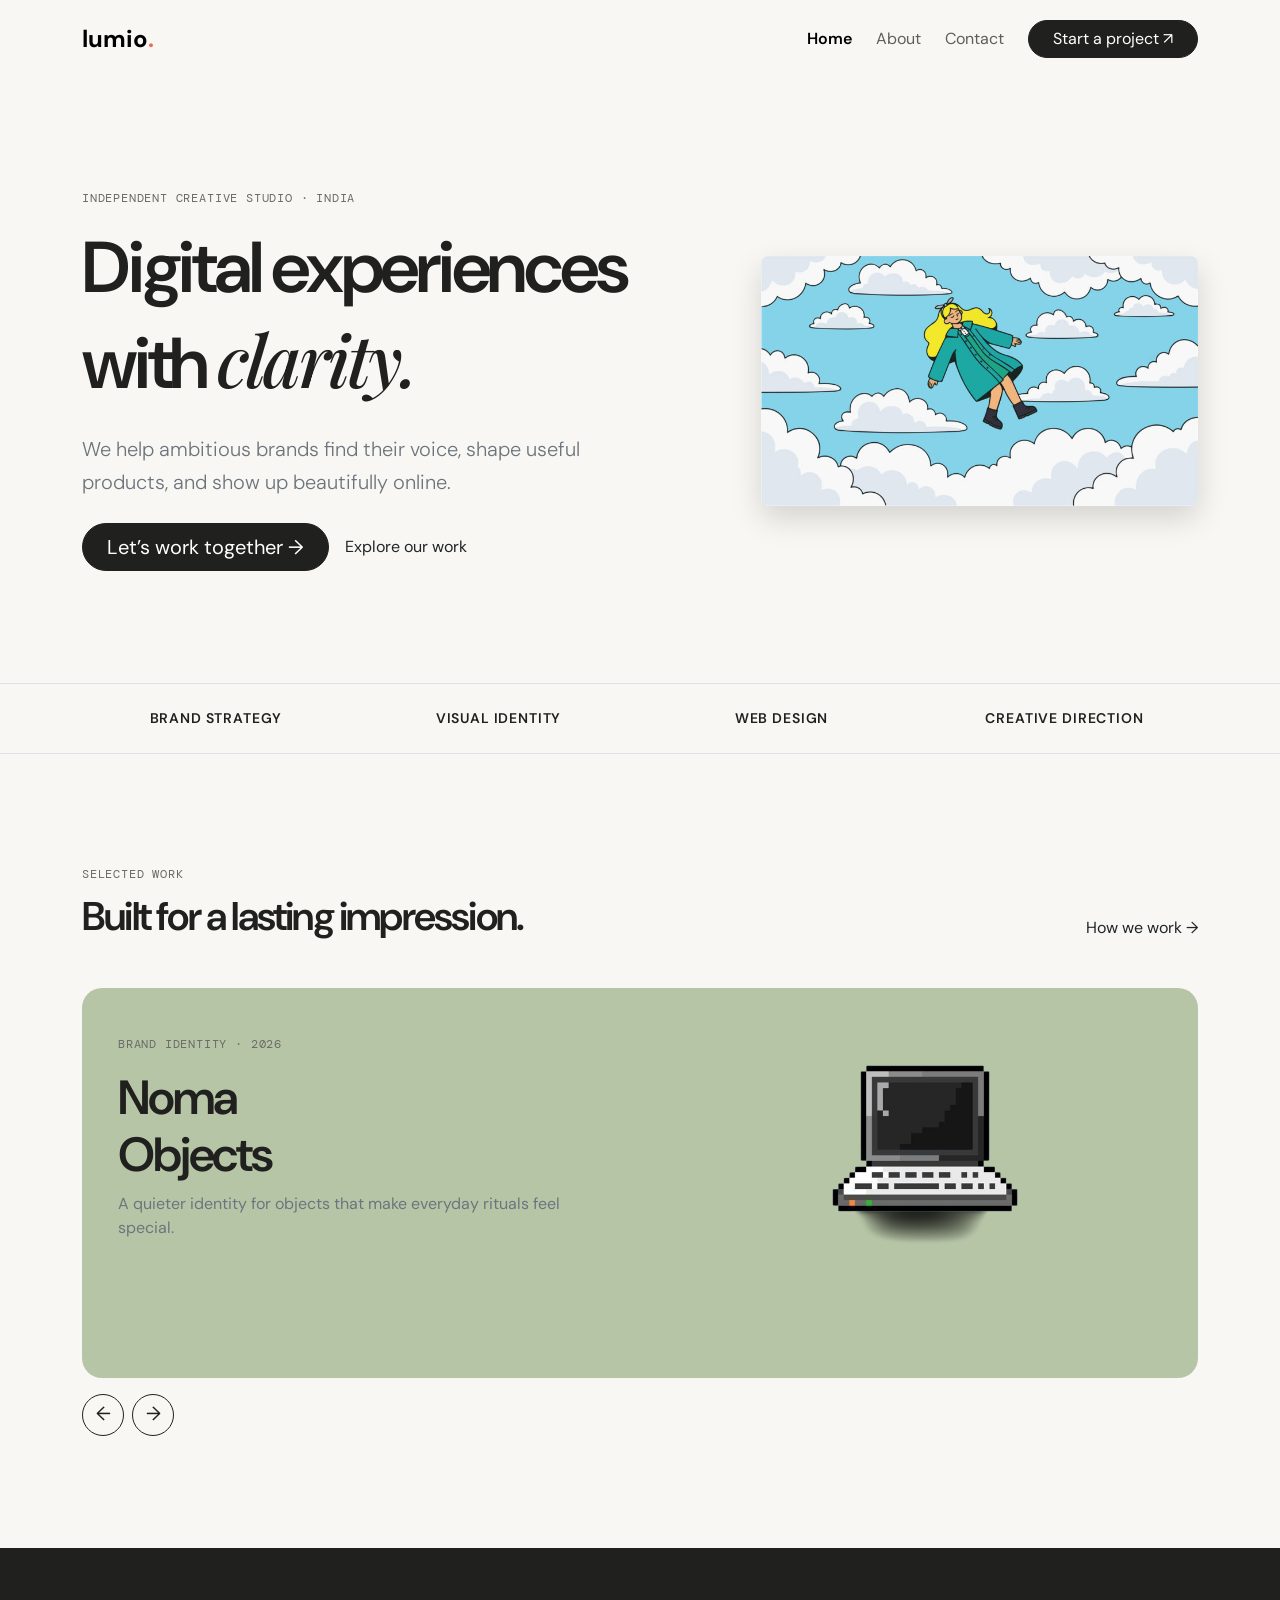
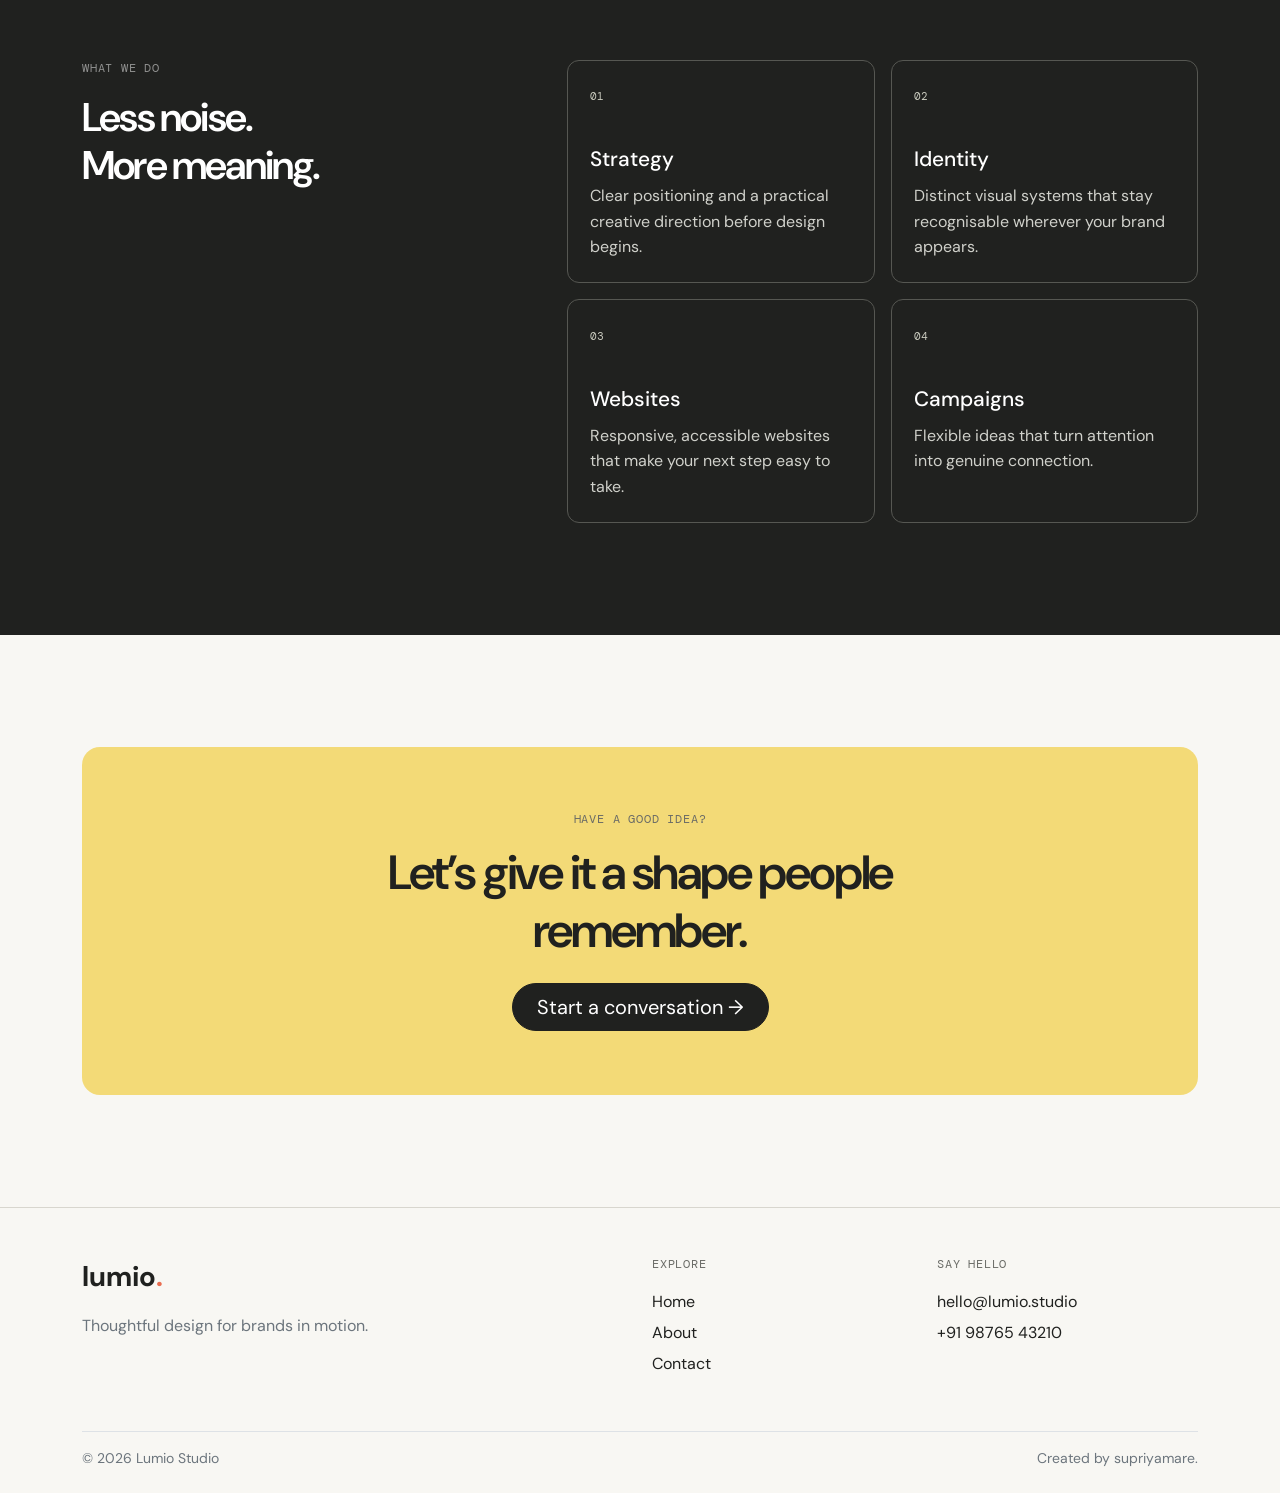
<file: index.html>
<!doctype html>
<html lang="en">
  <head>
    <meta charset="utf-8">
    <meta name="viewport" content="width=device-width, initial-scale=1">
    <meta name="description" content="Lumio Studio creates thoughtful digital brands and experiences.">
    <title>Lumio Studio — Digital experiences with clarity</title>
    <link href="https://cdn.jsdelivr.net/npm/bootstrap@5.3.8/dist/css/bootstrap.min.css" rel="stylesheet" integrity="sha384-sRIl4kxILFvY47J16cr9ZwB07vP4J8+LH7qKQnuqkuIAvNWLzeN8tE5YBujZqJLB" crossorigin="anonymous">
    <link rel="stylesheet" href="css/style.css">
  </head>
  <body>
    <nav class="navbar navbar-expand-lg navbar-light py-3" aria-label="Primary navigation">
      <div class="container">
        <a class="navbar-brand fw-bold fs-4" href="index.html">lumio<span class="brand-dot">.</span></a>
        <button class="navbar-toggler border-0 p-1" type="button" data-bs-toggle="collapse" data-bs-target="#siteNav" aria-controls="siteNav" aria-expanded="false" aria-label="Toggle navigation"><span class="navbar-toggler-icon"></span></button>
        <div class="collapse navbar-collapse" id="siteNav">
          <ul class="navbar-nav ms-auto align-items-lg-center gap-lg-2">
            <li class="nav-item"><a class="nav-link active" aria-current="page" href="index.html">Home</a></li>
            <li class="nav-item"><a class="nav-link" href="about.html">About</a></li>
            <li class="nav-item"><a class="nav-link" href="contact.html">Contact</a></li>
            <li class="nav-item ms-lg-2"><a class="btn btn-dark rounded-pill px-4" href="contact.html">Start a project <span aria-hidden="true">↗</span></a></li>
          </ul>
        </div>
      </div>
    </nav>

    <main>
      <section class="hero-section overflow-hidden">
        <div class="container py-5 py-lg-6">
          <div class="row align-items-center g-5">
            <div class="col-lg-7">
              <p class="eyebrow mb-3">Independent creative studio · India</p>
              <h1 class="display-2 fw-semibold lh-sm mb-4">Digital experiences with <em>clarity.</em></h1>
              <p class="lead text-secondary col-lg-10 mb-4">We help ambitious brands find their voice, shape useful products, and show up beautifully online.</p>
              <div class="d-flex flex-column flex-sm-row gap-3 align-items-sm-center">
                <a class="btn btn-dark btn-lg rounded-pill px-4" href="contact.html">Let’s work together <span aria-hidden="true">→</span></a>
                <a class="link-dark link-offset-2" href="#work">Explore our work</a>
              </div>
            </div>
            <div class="col-lg-5">
              <img src="images/falling-760x435.jpg" alt="Digital experiences visualization" class="img-fluid rounded-3" style="box-shadow: 0 12px 30px rgba(0,0,0,0.15);">
            </div>
          </div>
        </div>
      </section>

      <section class="border-top border-bottom py-4" aria-label="Studio capabilities">
        <div class="container"><div class="row g-3 text-center small fw-semibold text-uppercase letter-spacing">
          <div class="col-6 col-md-3">Brand strategy</div><div class="col-6 col-md-3">Visual identity</div><div class="col-6 col-md-3">Web design</div><div class="col-6 col-md-3">Creative direction</div>
        </div></div>
      </section>

      <section class="py-5 py-lg-6" id="work">
        <div class="container">
          <div class="d-flex justify-content-between align-items-end mb-4 mb-lg-5"><div><p class="eyebrow mb-2">Selected work</p><h2 class="display-6 fw-semibold mb-0">Built for a lasting impression.</h2></div><a class="d-none d-md-inline-block link-dark" href="about.html">How we work →</a></div>
          <div id="workCarousel" class="carousel slide work-carousel" data-bs-ride="carousel">
            <div class="carousel-inner">
              <div class="carousel-item active"><div class="project-panel project-sage"><div class="row align-items-center h-100 g-4"><div class="col-md-6 p-4 p-lg-5"><p class="eyebrow">Brand identity · 2026</p><h3 class="display-5 fw-semibold">Noma<br>Objects</h3><p class="mb-0 text-secondary">A quieter identity for objects that make everyday rituals feel special.</p></div><div class="col-md-6 d-flex align-items-center justify-content-center"><img src="images/object-removebg-preview.png" alt="Noma Objects" class="img-fluid" style="max-height: 300px;"></div></div></div></div>
              <div class="carousel-item"><div class="project-panel project-coral"><div class="row align-items-center h-100 g-4"><div class="col-md-6 p-4 p-lg-5"><p class="eyebrow">Digital product · 2026</p><h3 class="display-5 fw-semibold">Field<br>Notes</h3><p class="mb-0 text-secondary">An intuitive online journal for people who prefer to look up and go outside.</p></div><div class="col-md-6 d-flex align-items-center justify-content-center"><img src="images/notesbook-removebg-preview.png" alt="Field Notes" class="img-fluid" style="max-height: 300px;"></div></div></div></div>
              <div class="carousel-item"><div class="project-panel project-lilac"><div class="row align-items-center h-100 g-4"><div class="col-md-6 p-4 p-lg-5"><p class="eyebrow">Campaign · 2025</p><h3 class="display-5 fw-semibold">After<br>Hours</h3><p class="mb-0 text-secondary">A bright, playful launch campaign for an independent music collective.</p></div><div class="col-md-6 d-flex align-items-center justify-content-center"><img src="images/after_hours-removebg-preview.png" alt="After Hours" class="img-fluid" style="max-height: 300px;"></div></div></div></div>
            </div>
            <div class="d-flex gap-2 mt-3"><button class="carousel-control-prev position-static carousel-button" type="button" data-bs-target="#workCarousel" data-bs-slide="prev"><span aria-hidden="true">←</span><span class="visually-hidden">Previous</span></button><button class="carousel-control-next position-static carousel-button" type="button" data-bs-target="#workCarousel" data-bs-slide="next"><span aria-hidden="true">→</span><span class="visually-hidden">Next</span></button></div>
          </div>
        </div>
      </section>

      <section class="py-5 py-lg-6 bg-ink text-white"><div class="container"><div class="row g-5"><div class="col-lg-5"><p class="eyebrow text-white-50">What we do</p><h2 class="display-6 fw-semibold">Less noise.<br>More meaning.</h2></div><div class="col-lg-7"><div class="row g-3"><div class="col-md-6"><article class="service-card"><span>01</span><h3>Strategy</h3><p>Clear positioning and a practical creative direction before design begins.</p></article></div><div class="col-md-6"><article class="service-card"><span>02</span><h3>Identity</h3><p>Distinct visual systems that stay recognisable wherever your brand appears.</p></article></div><div class="col-md-6"><article class="service-card"><span>03</span><h3>Websites</h3><p>Responsive, accessible websites that make your next step easy to take.</p></article></div><div class="col-md-6"><article class="service-card"><span>04</span><h3>Campaigns</h3><p>Flexible ideas that turn attention into genuine connection.</p></article></div></div></div></div></div></section>

      <section class="py-5 py-lg-6"><div class="container"><div class="cta-panel text-center"><p class="eyebrow mb-3">Have a good idea?</p><h2 class="display-5 fw-semibold mx-auto mb-4">Let’s give it a shape people remember.</h2><a class="btn btn-dark btn-lg rounded-pill px-4" href="contact.html">Start a conversation →</a></div></div></section>
    </main>

    <footer class="footer pt-5 pb-4"><div class="container"><div class="row g-4 pb-5"><div class="col-md-6"><a class="navbar-brand fw-bold fs-3" href="index.html">lumio<span class="brand-dot">.</span></a><p class="text-secondary mt-3 mb-0">Thoughtful design for brands in motion.</p></div><div class="col-6 col-md-3"><p class="footer-label">Explore</p><a href="index.html">Home</a><a href="about.html">About</a><a href="contact.html">Contact</a></div><div class="col-6 col-md-3"><p class="footer-label">Say hello</p><a href="mailto:hello@lumio.studio">hello@lumio.studio</a><a href="tel:+919876543210">+91 98765 43210</a></div></div><div class="d-flex flex-column flex-sm-row justify-content-between border-top pt-3 small text-secondary"><span>© 2026 Lumio Studio</span><span>Created by supriyamare.</span></div></div></footer>
    <script src="https://cdn.jsdelivr.net/npm/bootstrap@5.3.8/dist/js/bootstrap.bundle.min.js" integrity="sha384-FKyoEForCGlyvwx9Hj09JcYn3nv7wiPVlz7YYwJrWVcXK/BmnVDxM+D2scQbITxI" crossorigin="anonymous"></script><script src="js/main.js"></script>
  </body>
</html>
</file>
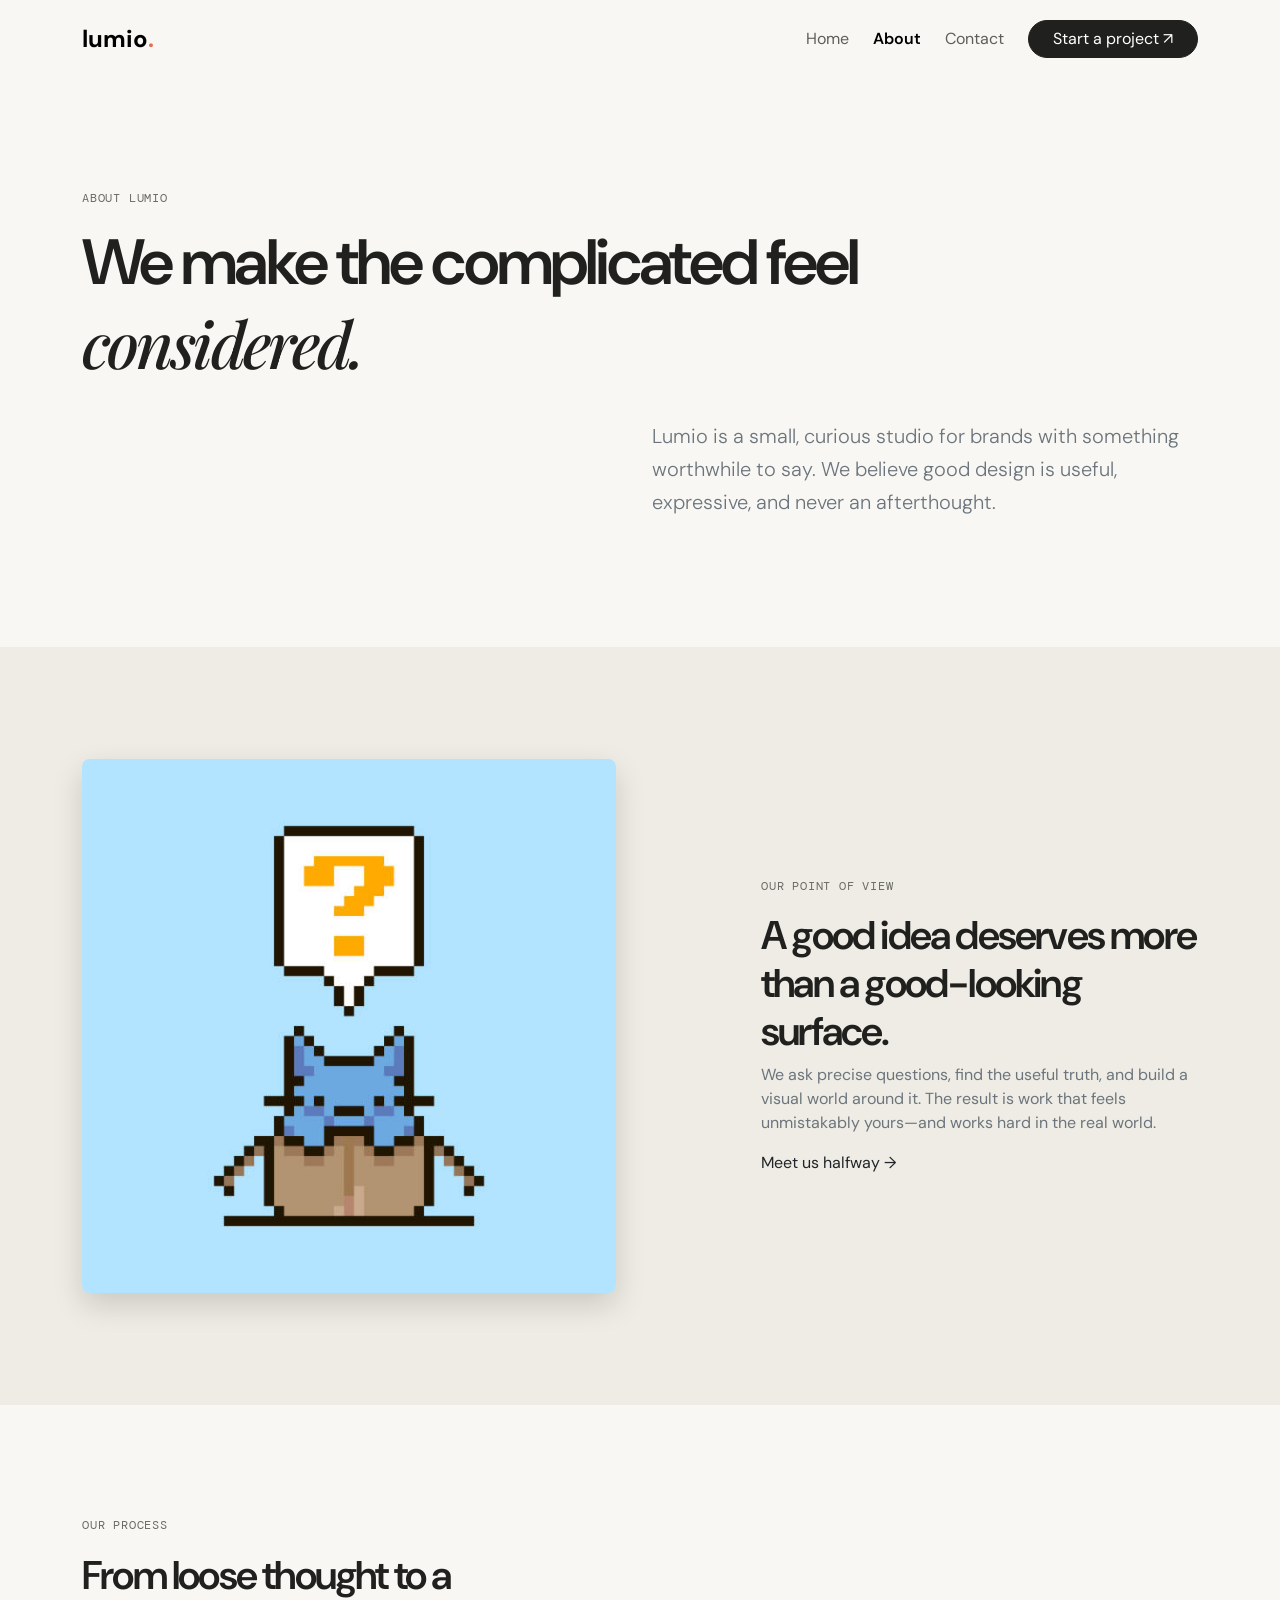
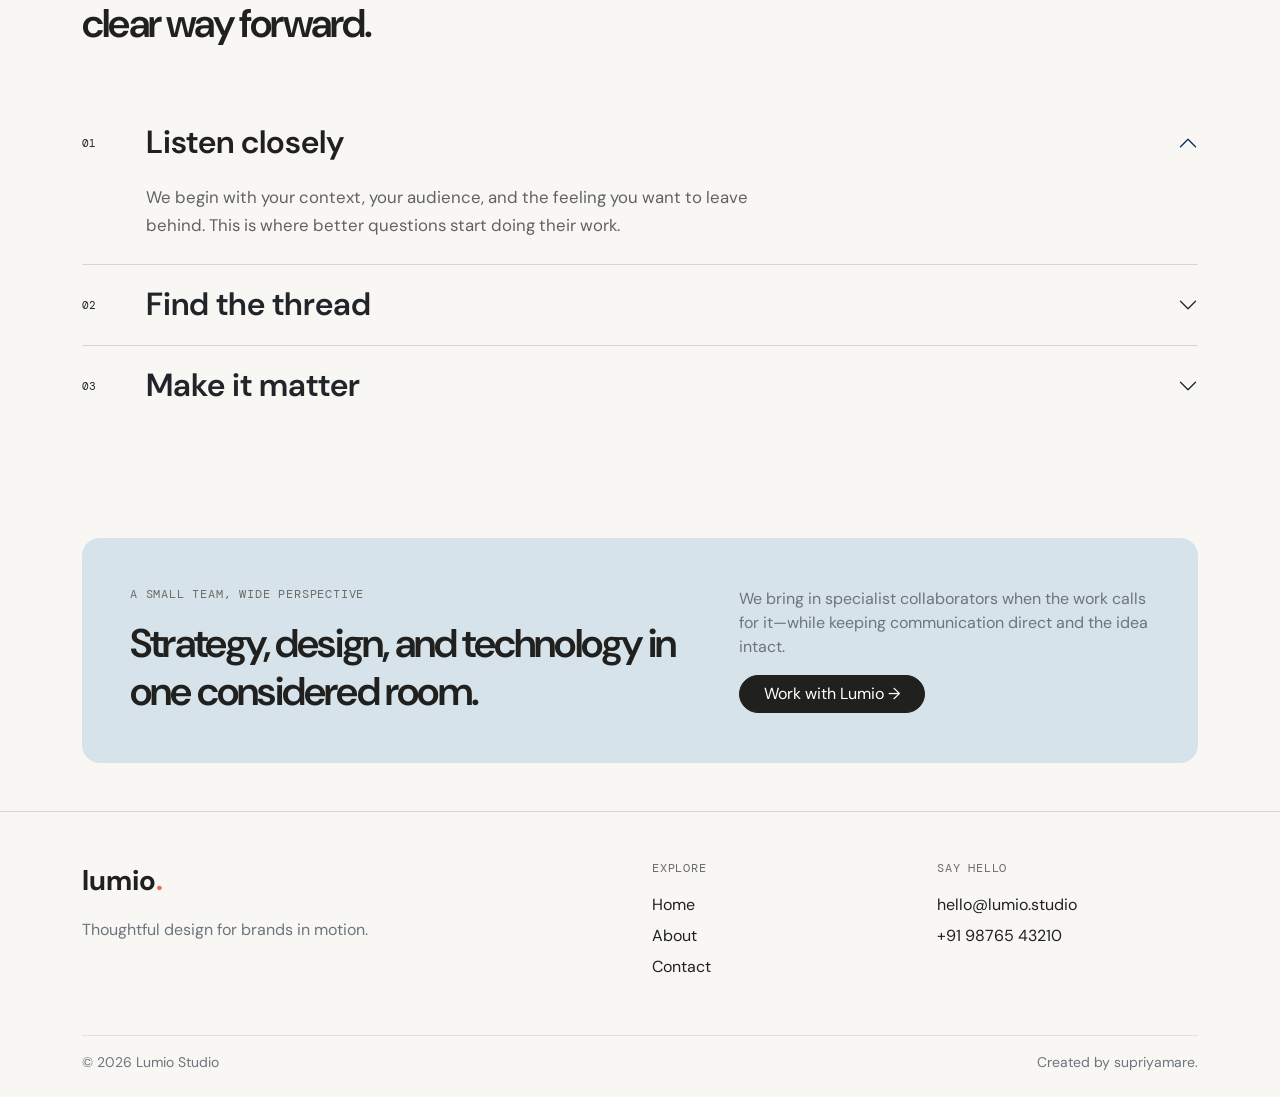
<file: about.html>
<!doctype html>
<html lang="en"><head><meta charset="utf-8"><meta name="viewport" content="width=device-width, initial-scale=1"><meta name="description" content="Learn how Lumio Studio approaches creative work."><title>About — Lumio Studio</title><link href="https://cdn.jsdelivr.net/npm/bootstrap@5.3.8/dist/css/bootstrap.min.css" rel="stylesheet" integrity="sha384-sRIl4kxILFvY47J16cr9ZwB07vP4J8+LH7qKQnuqkuIAvNWLzeN8tE5YBujZqJLB" crossorigin="anonymous"><link rel="stylesheet" href="css/style.css"></head><body>
<nav class="navbar navbar-expand-lg navbar-light py-3" aria-label="Primary navigation"><div class="container"><a class="navbar-brand fw-bold fs-4" href="index.html">lumio<span class="brand-dot">.</span></a><button class="navbar-toggler border-0 p-1" type="button" data-bs-toggle="collapse" data-bs-target="#siteNav" aria-controls="siteNav" aria-expanded="false" aria-label="Toggle navigation"><span class="navbar-toggler-icon"></span></button><div class="collapse navbar-collapse" id="siteNav"><ul class="navbar-nav ms-auto align-items-lg-center gap-lg-2"><li class="nav-item"><a class="nav-link" href="index.html">Home</a></li><li class="nav-item"><a class="nav-link active" aria-current="page" href="about.html">About</a></li><li class="nav-item"><a class="nav-link" href="contact.html">Contact</a></li><li class="nav-item ms-lg-2"><a class="btn btn-dark rounded-pill px-4" href="contact.html">Start a project ↗</a></li></ul></div></div></nav>
<main><section class="page-hero"><div class="container py-5 py-lg-6"><p class="eyebrow">About Lumio</p><div class="row"><div class="col-lg-9"><h1 class="display-3 fw-semibold lh-sm">We make the complicated feel <em>considered.</em></h1></div></div><div class="row mt-4"><div class="col-md-6 offset-md-6"><p class="lead text-secondary">Lumio is a small, curious studio for brands with something worthwhile to say. We believe good design is useful, expressive, and never an afterthought.</p></div></div></div></section>
<section class="py-5 py-lg-6 bg-warm"><div class="container"><div class="row align-items-center g-5"><div class="col-lg-6"><img src="images/questionmark.jpg" alt="Curiosity first" class="img-fluid rounded-3" style="box-shadow: 0 12px 30px rgba(0,0,0,0.15);"></div><div class="col-lg-5 offset-lg-1"><p class="eyebrow">Our point of view</p><h2 class="display-6 fw-semibold">A good idea deserves more than a good-looking surface.</h2><p class="text-secondary">We ask precise questions, find the useful truth, and build a visual world around it. The result is work that feels unmistakably yours—and works hard in the real world.</p><a class="link-dark" href="contact.html">Meet us halfway →</a></div></div></div></section>
<section class="py-5 py-lg-6"><div class="container"><div class="row mb-4 mb-lg-5"><div class="col-lg-5"><p class="eyebrow">Our process</p><h2 class="display-6 fw-semibold">From loose thought to a clear way forward.</h2></div></div><div class="accordion accordion-flush" id="processAccordion"><div class="accordion-item"><h3 class="accordion-header"><button class="accordion-button" type="button" data-bs-toggle="collapse" data-bs-target="#stepOne"><span>01</span> Listen closely</button></h3><div id="stepOne" class="accordion-collapse collapse show" data-bs-parent="#processAccordion"><div class="accordion-body">We begin with your context, your audience, and the feeling you want to leave behind. This is where better questions start doing their work.</div></div></div><div class="accordion-item"><h3 class="accordion-header"><button class="accordion-button collapsed" type="button" data-bs-toggle="collapse" data-bs-target="#stepTwo"><span>02</span> Find the thread</button></h3><div id="stepTwo" class="accordion-collapse collapse" data-bs-parent="#processAccordion"><div class="accordion-body">We turn insight into a focused strategy, a clear concept, and a practical direction everyone can believe in.</div></div></div><div class="accordion-item"><h3 class="accordion-header"><button class="accordion-button collapsed" type="button" data-bs-toggle="collapse" data-bs-target="#stepThree"><span>03</span> Make it matter</button></h3><div id="stepThree" class="accordion-collapse collapse" data-bs-parent="#processAccordion"><div class="accordion-body">We design, refine, and prepare each detail so your idea has a confident life beyond the launch.</div></div></div></div></div></section>
<section class="pb-5 pb-lg-6"><div class="container"><div class="team-panel"><div class="row align-items-center g-4"><div class="col-lg-7"><p class="eyebrow">A small team, wide perspective</p><h2 class="display-6 fw-semibold mb-0">Strategy, design, and technology in one considered room.</h2></div><div class="col-lg-5"><p class="mb-3 text-secondary">We bring in specialist collaborators when the work calls for it—while keeping communication direct and the idea intact.</p><a class="btn btn-dark rounded-pill px-4" href="contact.html">Work with Lumio →</a></div></div></div></div></section></main>
<footer class="footer pt-5 pb-4"><div class="container"><div class="row g-4 pb-5"><div class="col-md-6"><a class="navbar-brand fw-bold fs-3" href="index.html">lumio<span class="brand-dot">.</span></a><p class="text-secondary mt-3 mb-0">Thoughtful design for brands in motion.</p></div><div class="col-6 col-md-3"><p class="footer-label">Explore</p><a href="index.html">Home</a><a href="about.html">About</a><a href="contact.html">Contact</a></div><div class="col-6 col-md-3"><p class="footer-label">Say hello</p><a href="mailto:hello@lumio.studio">hello@lumio.studio</a><a href="tel:+919876543210">+91 98765 43210</a></div></div><div class="d-flex flex-column flex-sm-row justify-content-between border-top pt-3 small text-secondary"><span>© 2026 Lumio Studio</span><span>Created by supriyamare.</span></div></div></footer><script src="https://cdn.jsdelivr.net/npm/bootstrap@5.3.8/dist/js/bootstrap.bundle.min.js" integrity="sha384-FKyoEForCGlyvwx9Hj09JcYn3nv7wiPVlz7YYwJrWVcXK/BmnVDxM+D2scQbITxI" crossorigin="anonymous"></script></body></html>
</file>
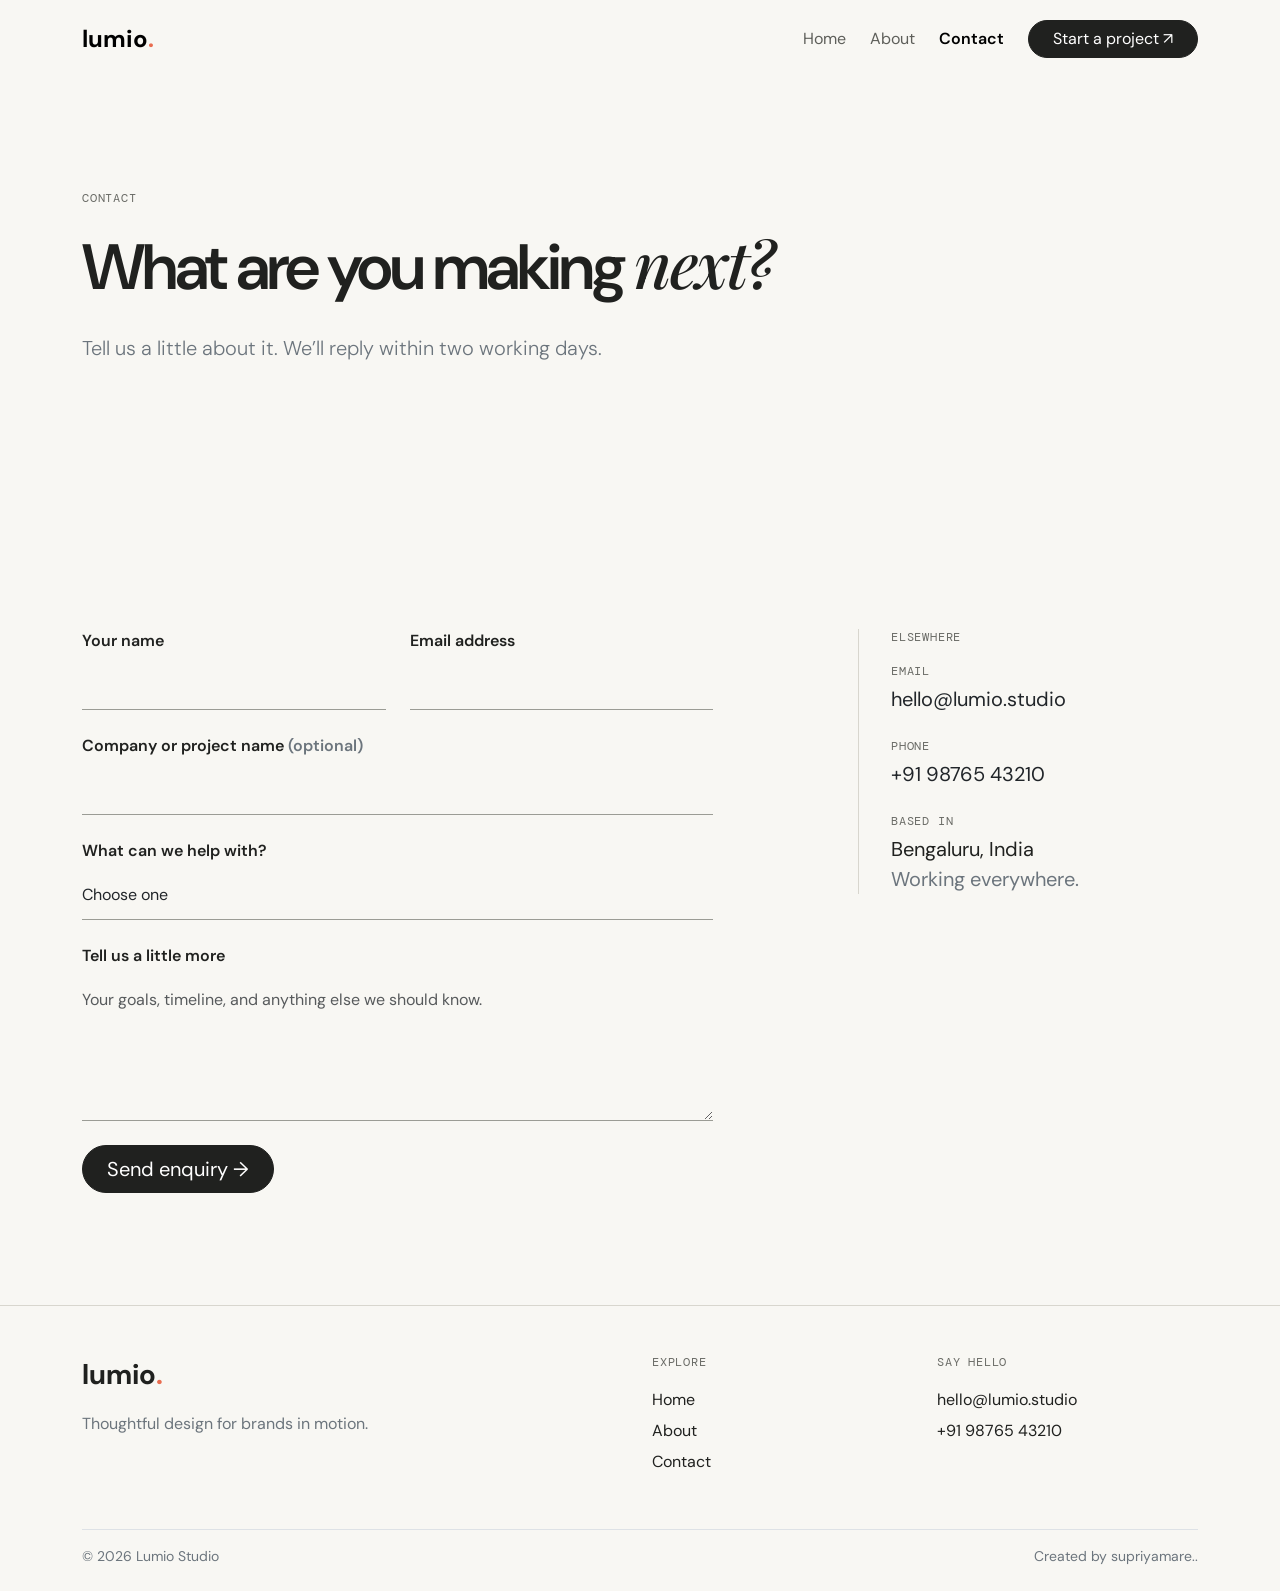
<file: contact.html>
<!doctype html>
<html lang="en"><head><meta charset="utf-8"><meta name="viewport" content="width=device-width, initial-scale=1"><meta name="description" content="Contact Lumio Studio to start a project."><title>Contact — Lumio Studio</title><link href="https://cdn.jsdelivr.net/npm/bootstrap@5.3.8/dist/css/bootstrap.min.css" rel="stylesheet" integrity="sha384-sRIl4kxILFvY47J16cr9ZwB07vP4J8+LH7qKQnuqkuIAvNWLzeN8tE5YBujZqJLB" crossorigin="anonymous"><link rel="stylesheet" href="css/style.css"></head><body>
<nav class="navbar navbar-expand-lg navbar-light py-3" aria-label="Primary navigation"><div class="container"><a class="navbar-brand fw-bold fs-4" href="index.html">lumio<span class="brand-dot">.</span></a><button class="navbar-toggler border-0 p-1" type="button" data-bs-toggle="collapse" data-bs-target="#siteNav" aria-controls="siteNav" aria-expanded="false" aria-label="Toggle navigation"><span class="navbar-toggler-icon"></span></button><div class="collapse navbar-collapse" id="siteNav"><ul class="navbar-nav ms-auto align-items-lg-center gap-lg-2"><li class="nav-item"><a class="nav-link" href="index.html">Home</a></li><li class="nav-item"><a class="nav-link" href="about.html">About</a></li><li class="nav-item"><a class="nav-link active" aria-current="page" href="contact.html">Contact</a></li><li class="nav-item ms-lg-2"><a class="btn btn-dark rounded-pill px-4" href="#contactForm">Start a project ↗</a></li></ul></div></div></nav>
<main><section class="page-hero pb-4"><div class="container py-5 py-lg-6"><p class="eyebrow">Contact</p><div class="row"><div class="col-lg-8"><h1 class="display-3 fw-semibold lh-sm">What are you making <em>next?</em></h1><p class="lead text-secondary mt-4">Tell us a little about it. We’ll reply within two working days.</p></div></div></div></section><section class="pb-5 py-lg-6"><div class="container"><div class="row g-5"><div class="col-lg-7"><form id="contactForm" class="needs-validation contact-form" novalidate><div class="row g-4"><div class="col-md-6"><label for="name" class="form-label">Your name</label><input id="name" class="form-control" type="text" autocomplete="name" required><div class="invalid-feedback">Please enter your name.</div></div><div class="col-md-6"><label for="email" class="form-label">Email address</label><input id="email" class="form-control" type="email" autocomplete="email" required><div class="invalid-feedback">Enter a valid email address.</div></div><div class="col-12"><label for="company" class="form-label">Company or project name <span class="text-secondary">(optional)</span></label><input id="company" class="form-control" type="text"></div><div class="col-12"><label for="service" class="form-label">What can we help with?</label><select id="service" class="form-select" required><option value="" selected disabled>Choose one</option><option>Brand strategy</option><option>Visual identity</option><option>Website design</option><option>Campaign creative</option><option>Something else</option></select><div class="invalid-feedback">Please choose an option.</div></div><div class="col-12"><label for="message" class="form-label">Tell us a little more</label><textarea id="message" class="form-control" rows="5" required placeholder="Your goals, timeline, and anything else we should know."></textarea><div class="invalid-feedback">Please add a short message.</div></div><div class="col-12"><button class="btn btn-dark btn-lg rounded-pill px-4" type="submit">Send enquiry →</button><div id="formSuccess" class="alert alert-success mt-4 d-none" role="status">Thank you! Your message is ready to send. In a real deployment, connect this form to Formspree, Netlify Forms, or your own backend.</div></div></div></form></div><aside class="col-lg-4 offset-lg-1"><div class="contact-aside"><p class="eyebrow">Elsewhere</p><div class="mb-4"><p class="footer-label mb-1">Email</p><a class="fs-5 link-dark" href="mailto:hello@lumio.studio">hello@lumio.studio</a></div><div class="mb-4"><p class="footer-label mb-1">Phone</p><a class="fs-5 link-dark" href="tel:+919876543210">+91 98765 43210</a></div><div><p class="footer-label mb-1">Based in</p><p class="fs-5 mb-0">Bengaluru, India<br><span class="text-secondary">Working everywhere.</span></p></div></div></aside></div></div></section></main>
<footer class="footer pt-5 pb-4"><div class="container"><div class="row g-4 pb-5"><div class="col-md-6"><a class="navbar-brand fw-bold fs-3" href="index.html">lumio<span class="brand-dot">.</span></a><p class="text-secondary mt-3 mb-0">Thoughtful design for brands in motion.</p></div><div class="col-6 col-md-3"><p class="footer-label">Explore</p><a href="index.html">Home</a><a href="about.html">About</a><a href="contact.html">Contact</a></div><div class="col-6 col-md-3"><p class="footer-label">Say hello</p><a href="mailto:hello@lumio.studio">hello@lumio.studio</a><a href="tel:+919876543210">+91 98765 43210</a></div></div><div class="d-flex flex-column flex-sm-row justify-content-between border-top pt-3 small text-secondary"><span>© 2026 Lumio Studio</span><span>Created by supriyamare..</span></div></div></footer><script src="https://cdn.jsdelivr.net/npm/bootstrap@5.3.8/dist/js/bootstrap.bundle.min.js" integrity="sha384-FKyoEForCGlyvwx9Hj09JcYn3nv7wiPVlz7YYwJrWVcXK/BmnVDxM+D2scQbITxI" crossorigin="anonymous"></script><script src="js/main.js"></script></body></html>
</file>
<file: css/style.css>
@import url('https://fonts.googleapis.com/css2?family=DM+Mono:wght@400;500&family=DM+Sans:opsz,wght@9..40,400;9..40,500;9..40,600;9..40,700&family=Playfair+Display:ital,wght@0,500;0,600;1,500;1,600&display=swap');

:root { --ink:#20211f; --paper:#f8f7f3; --warm:#eeece4; --sage:#b7c5a7; --coral:#eea58f; --lilac:#c9b6e7; --line:#d8d6ce; }
* { box-sizing:border-box; }
body { background:var(--paper); color:var(--ink); font-family:'DM Sans',sans-serif; }
a { color:inherit; text-decoration:none; } a:hover { color:inherit; }
.navbar { background:var(--paper); }.nav-link { color:#5e5f5a; }.nav-link:hover,.nav-link.active { color:var(--ink); font-weight:600; }.brand-dot { color:#e96d50; }.btn-dark { background:var(--ink); border-color:var(--ink); }.btn-dark:hover { background:#454642; border-color:#454642; transform:translateY(-1px); }.btn { transition:.2s ease; }
.py-lg-6 { padding-top:7rem!important; padding-bottom:7rem!important; }.hero-section { background:var(--paper); }.eyebrow,.footer-label { color:#6a6b66; font-family:'DM Mono',monospace; font-size:.72rem; letter-spacing:.07em; text-transform:uppercase; }.letter-spacing { letter-spacing:.06em; }.display-2,.display-3,.display-5,.display-6 { letter-spacing:-.045em; }.display-2 em,.display-3 em { font-family:'Playfair Display',serif; font-weight:500; }.lead { line-height:1.65; }
.hero-art { width:min(100%,420px); height:390px; background:#d8dfd1; border-radius:48% 52% 45% 55% / 43% 45% 55% 57%; overflow:hidden; }.art-orb { position:absolute; border-radius:50%; }.art-orb-one { width:270px; height:270px; background:var(--coral); right:-70px; top:20px; }.art-orb-two { width:175px; height:175px; background:#f8df74; left:25px; bottom:-40px; }.art-card { position:absolute; z-index:2; width:170px; padding:18px; border-radius:12px; backdrop-filter:blur(9px); box-shadow:0 12px 30px #4d584329; }.art-card span { display:block; margin-bottom:24px; font: .7rem 'DM Mono',monospace; }.art-card strong { font-size:1.1rem; line-height:1.1; }.art-card-top { top:50px; left:20px; background:#f8f7f3de; }.art-card-bottom { right:25px; bottom:45px; color:white; background:#20211fd9; }.pulse-dot { width:9px; height:9px; border-radius:50%; background:#f8df74; }.hero-star { position:absolute; z-index:3; right:25px; top:25px; font-size:3rem; }
.project-panel { min-height:390px; overflow:hidden; border-radius:20px; }.project-sage { background:var(--sage); }.project-coral { background:var(--coral); }.project-lilac { background:var(--lilac); }.project-shape { height:340px; margin:1.5rem; position:relative; }.shape-noma { background:#f2f0e9; border-radius:48% 52% 51% 49% / 39% 41% 59% 61%; display:grid; place-items:center; transform:rotate(-8deg); }.shape-noma span { font:600 13rem/1 'Playfair Display',serif; color:#303d2d; transform:rotate(8deg); }.shape-field { background:#23765e; border-radius:35px; display:flex; align-items:center; justify-content:center; gap:15px; }.shape-field i { display:block; width:75px; height:210px; border:2px solid #dcf070; border-radius:50%; transform:rotate(30deg); }.shape-field i:nth-child(2) { transform:rotate(-20deg); height:150px; }.shape-hours { border-radius:50%; width:315px; height:315px; margin-left:auto; margin-right:auto; display:grid; place-items:center; background:#34295e; color:#f3df86; font:600 5.5rem 'DM Mono',monospace; transform:rotate(-14deg); }.carousel-button { width:42px; height:42px; border:1px solid var(--ink); border-radius:50%; color:var(--ink); opacity:1; font-size:1.2rem; }
.bg-ink { background:var(--ink); }.service-card { border:1px solid #565752; border-radius:12px; padding:1.4rem; height:100%; }.service-card span { color:#c9cabe; font:.7rem 'DM Mono',monospace; }.service-card h3 { margin:2.5rem 0 .7rem; font-size:1.3rem; }.service-card p { margin:0; color:#d0d1cb; line-height:1.6; }.cta-panel { padding:4rem 1.5rem; background:#f3da77; border-radius:18px; }.cta-panel h2 { max-width:700px; }.footer { border-top:1px solid var(--line); }.footer a { display:block; margin-bottom:.45rem; }.footer a:hover { text-decoration:underline; }
.page-hero { background:var(--paper); }.bg-warm { background:var(--warm); }.about-art { background:var(--coral); min-height:410px; border-radius:20px; position:relative; display:grid; place-items:center; overflow:hidden; }.about-art:before { content:''; position:absolute; width:320px; height:320px; border:2px solid var(--ink); border-radius:50%; }.about-art span { font:500 14rem/1 'Playfair Display',serif; z-index:1; }.about-art-note { position:absolute; background:var(--ink); color:white; border-radius:10px; padding:15px 20px; bottom:30px; right:25px; font-weight:600; }.accordion-item { background:transparent; border-color:var(--line); }.accordion-button { background:transparent; box-shadow:none!important; font-size:clamp(1.25rem,3vw,2rem); font-weight:600; padding:1.3rem 0; }.accordion-button:not(.collapsed) { color:var(--ink); background:transparent; }.accordion-button span { width:4rem; font:.7rem 'DM Mono',monospace; }.accordion-body { max-width:720px; padding:0 0 1.5rem 4rem; color:#62635e; font-size:1.05rem; line-height:1.7; }.team-panel { background:#d7e3ea; padding:3rem; border-radius:18px; }
.contact-form .form-label { font-weight:600; }.form-control,.form-select { background:transparent; border:0; border-bottom:1px solid #9b9c95; border-radius:0; padding:.75rem 0; }.form-control:focus,.form-select:focus { background:transparent; border-color:var(--ink); box-shadow:none; }.contact-aside { border-left:1px solid var(--line); padding-left:2rem; }.alert-success { border:0; background:#dcebd4; color:#254520; }
@media (max-width:991.98px) { .py-lg-6 { padding-top:4.5rem!important; padding-bottom:4.5rem!important; }.navbar-nav { padding-top:1rem; }.hero-art { height:340px; }.contact-aside { border-left:0; border-top:1px solid var(--line); padding:2rem 0 0; }.project-shape { height:280px; } }
@media (max-width:575.98px) { .display-2 { font-size:3.2rem; }.display-3 { font-size:3rem; }.hero-art { transform:scale(.92); margin-top:-10px; }.project-panel { min-height:520px; }.project-shape { height:220px; }.shape-hours { width:220px; height:220px; font-size:3.7rem; }.shape-noma span { font-size:9rem; }.about-art { min-height:310px; }.about-art span { font-size:10rem; }.team-panel { padding:2rem 1.4rem; } }
</file>
